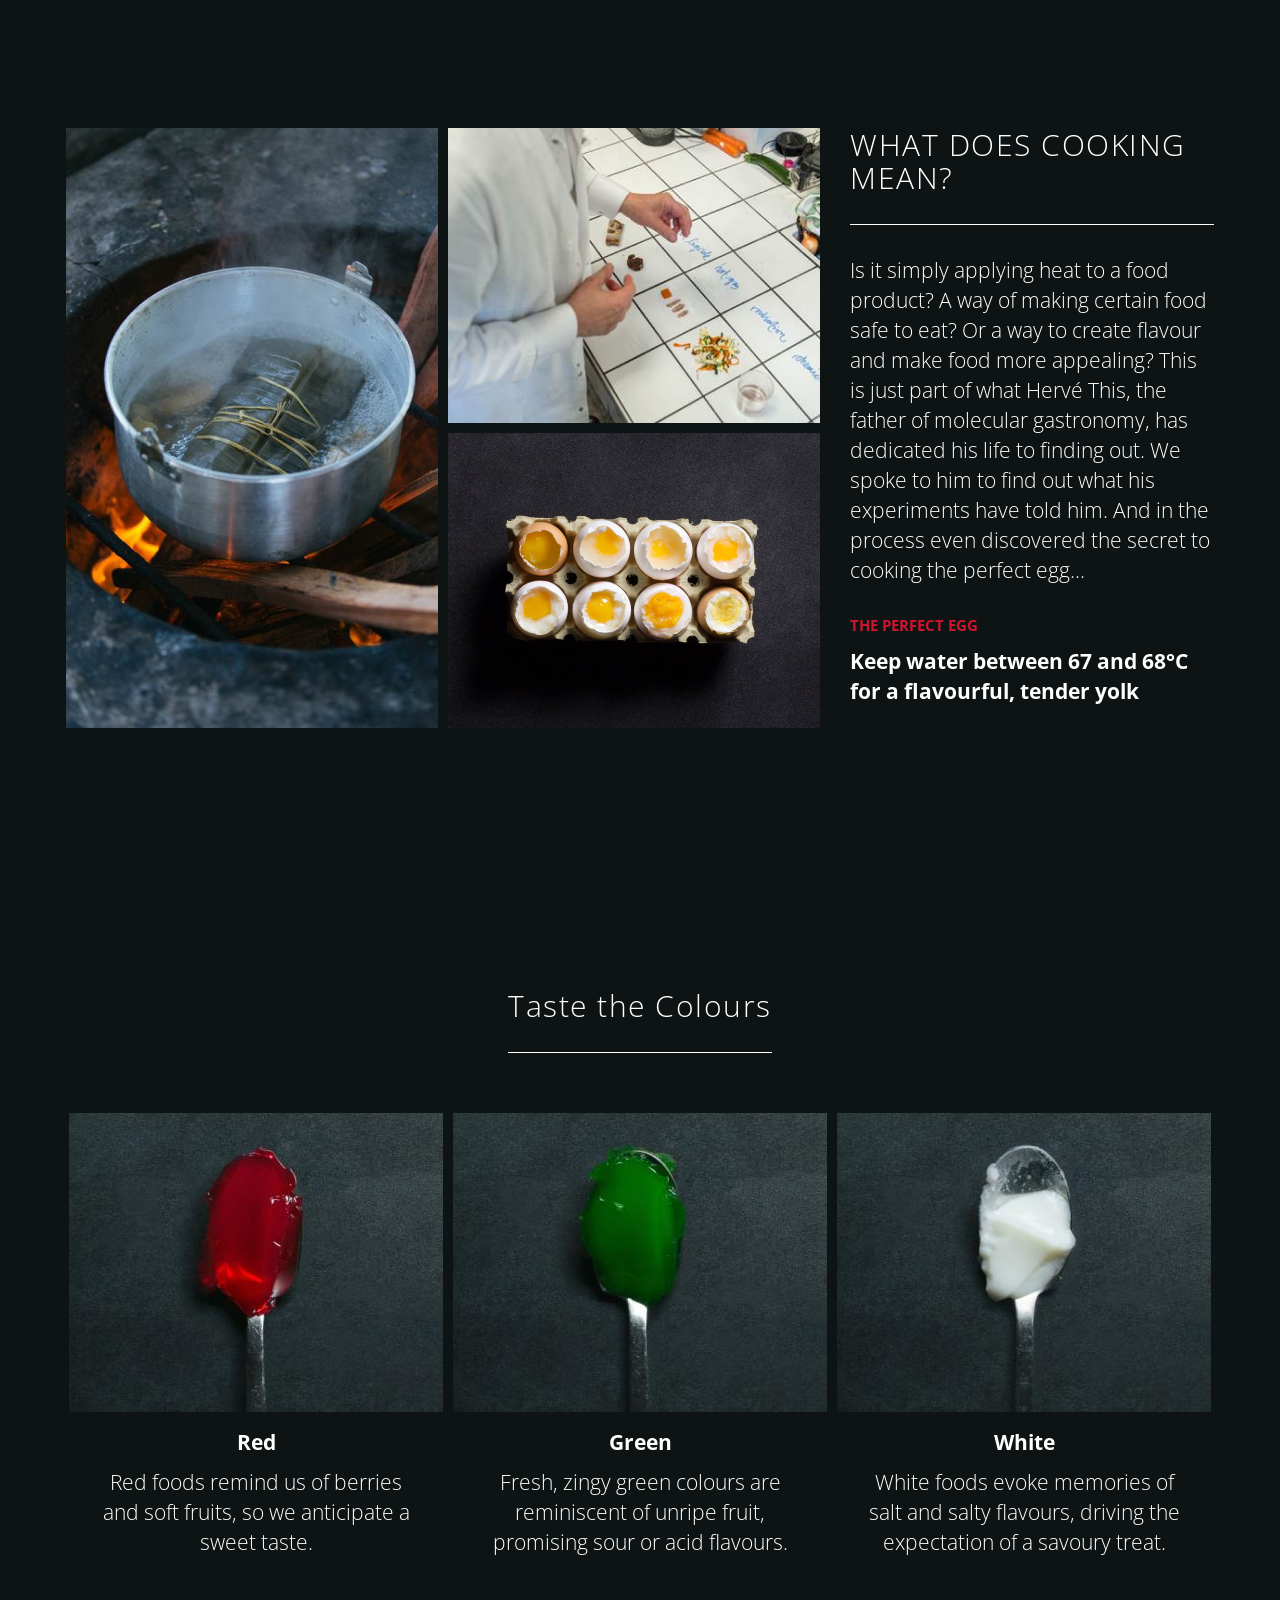
<file: tasteology/index.html>
<!DOCTYPE html>
<html lang="en">

<head>
    <meta charset="UTF-8">
    <meta name="viewport" content="width=device-width, initial-scale=1.0">
    <meta http-equiv="X-UA-Compatible" content="ie=edge">
    <title>Tasteology</title>
    <link rel="preconnect" href="https://fonts.googleapis.com">
    <link rel="preconnect" href="https://fonts.gstatic.com" crossorigin>
    <link href="https://fonts.googleapis.com/css2?family=Open+Sans:ital,wdth,wght@0,75..100,300..800;1,75..100,300..800&display=swap" rel="stylesheet">
    <link rel="stylesheet" href="css/styles.css">
</head>

<body>
    <div class="container">
        <div class="content-wrapper page1">
            <div class="image-section">
                <div class="image-large">
                    <img src="assets/img/Left.jpg" srcset="assets/img/Left.jpg 1x, assets/img/Left@2x.jpg 2x, assets/img/Left@3x.jpg 3x" alt="A pot over a fire cooking a dish containing a leaf wrap">
                </div>
                <div class="image-stack">
                    <img src="assets/img/RightTop.jpg" srcset="assets/img/RightTop.jpg 1x, assets/img/RightTop@2x.jpg 2x, assets/img/RightTop@3x.jpg 3x" alt="A chef standing in front of ingredients on a table with a grid pattern">
                    <img src="assets/img/RightBottom.jpg" srcset="assets/img/RightBottom.jpg 1x, assets/img/RightBottom@2x.jpg 2x, assets/img/RightBottom@3x.jpg 3x" alt="A carton of 8 eggs with the tops removed, each egg cooked to varying degrees, creating a gradient of doneness.">
                </div>
            </div>
            <div class="text-section">
                <div class="headline">
                    <h1>WHAT DOES COOKING MEAN?</h1>
                </div>
                <p>
                    Is it simply applying heat to a food product? A way of making certain food safe to eat? Or a way to create flavour and make food more appealing? This is just part of what Hervé This, the father of molecular gastronomy, has dedicated his life to finding out.
                    We spoke to him to find out what his experiments have told him. And in the process even discovered the secret to cooking the perfect egg...
                </p>
                <div class="callout">
                    <div class="caption-title">THE PERFECT EGG</div>
                    <div>Keep water between 67 and 68°C for a flavourful, tender yolk</div>
                </div>
            </div>
        </div>
    </div>
    <div class="container">
        <div class="content-wrapper page2">
            <div class="headline">
                <h1>Taste the Colours</h1>
            </div>
            <div class="row">
                <div class="colour-item">
                    <img src="assets/img/TightTop.jpg" srcset="assets/img/TightTop.jpg 1x, assets/img/TightTop@2x.jpg 2x, assets/img/TightTop@3x.jpg 3x" alt="A spoon holding a red jelly-like substance">
                    <h3>Red</h3>
                    <p>Red foods remind us of berries and soft fruits, so we anticipate a sweet taste.</p>
                </div>
                <div class="colour-item">
                    <img src="assets/img/TightTop-1.jpg" srcset="assets/img/TightTop-1.jpg 1x, assets/img/TightTop-1@2x.jpg 2x, assets/img/TightTop-1@3x.jpg 3x" alt="A spoon holding a green jelly-like substance">
                    <h3>Green</h3>
                    <p>Fresh, zingy green colours are reminiscent of unripe fruit, promising sour or acid flavours.</p>
                </div>
                <div class="colour-item">
                    <img src="assets/img/TightTop-2.jpg" srcset="assets/img/TightTop-2.jpg 1x, assets/img/TightTop-2@2x.jpg 2x, assets/img/TightTop-2@3x.jpg 3x" alt="A spoon holding a white jelly-like substance">
                    <h3>White</h3>
                    <p>White foods evoke memories of salt and salty flavours, driving the expectation of a savoury treat.</p>
                </div>
            </div>
        </div>
    </div>
    <div id="imageModal" class="modal">
        <span class="close">&times;</span>
        <img class="modal-content" id="modalImage">
        <div id="caption"></div>
    </div>

    <script src="js/script.js"></script>
</body>

</html>
</file>
<file: tasteology/css/styles.css>
body {
  font-family: 'Open Sans', sans-serif;
  margin: 0;
  padding: 0;
  background-color: #0E1414;
  color: #fff;
}
.container {
  display: flex;
  justify-content: center;
  padding: 10% 5%;
}
.content-wrapper {
  display: flex;
  align-items: flex-start;
  gap: 30px;
  justify-content: center;
}
@media (max-width: 900px) {
  .content-wrapper {
    flex-direction: column;
    align-items: center;
    gap: 20px;
  }
}
.image-section {
  display: flex;
  width: 100%;
  max-width: 800px;
  gap: 10px;
}
.image-section img {
  width: 100%;
  height: auto;
  cursor: pointer;
  transition: opacity 0.2s;
}
.image-section .image-large {
  flex: 1 1 50%;
}
.image-section .image-stack {
  flex: 1 1 50%;
  display: flex;
  flex-direction: column;
  gap: inherit;
}
.image-section img:hover {
  opacity: 0.8;
}
.text-section {
  max-width: 364px;
}
.text-section p {
  font-size: 21px;
  font-weight: 300;
  line-height: 30px;
  margin: 0 0 30px 0;
}
.text-section .callout {
  font-size: 21px;
  font-weight: 700;
  line-height: 30px;
}
.text-section .caption-title {
  color: #CF1430;
  font-size: 15px;
  font-weight: 700;
  margin-bottom: 10px;
  line-height: 21px;
}
.headline {
  margin-bottom: 30px;
  padding-bottom: 30px;
  border-bottom: 1px solid #fff;
}
.headline h1 {
  font-size: 30px;
  font-weight: 300;
  line-height: 33px;
  letter-spacing: 0.05em;
  margin: 0;
}
.page2 {
  text-align: center;
  flex-wrap: wrap;
}
.page2 .colour-item {
  max-width: 100%;
}
.page2 .row {
  width: 100%;
  display: flex;
  justify-content: center;
  gap: 10px;
}
@media (max-width: 1080px) {
  .page2 .row {
    flex-direction: column;
    align-items: center;
    gap: 20px;
  }
}
.page2 img {
  max-width: 100%;
  cursor: pointer;
  transition: opacity 0.2s;
}
.page2 h3 {
  font-size: 21px;
  font-weight: 700;
  line-height: 30px;
  margin: 10px;
}
.page2 p {
  font-size: 21px;
  font-weight: 300;
  line-height: 30px;
  max-width: 315px;
  display: inline-block;
  margin: 0;
}
@media (max-width: 1080px) {
  .page2 p {
    max-width: 100%;
  }
}
.page2 img:hover {
  opacity: 0.8;
}
.modal {
  display: none;
  position: fixed;
  z-index: 1000;
  left: 0;
  top: 0;
  width: 100%;
  height: 100%;
  overflow: auto;
  background-color: rgba(0, 0, 0, 0.9);
  flex-direction: column;
  justify-content: center;
  align-items: center;
  padding: 20px;
  box-sizing: border-box;
}
.modal .modal-content {
  max-width: 90%;
  max-height: 80%;
  object-fit: contain;
  margin-bottom: 15px;
}
.modal .close {
  position: absolute;
  top: 15px;
  right: 35px;
  color: #fff;
  font-size: 40px;
  font-weight: bold;
  cursor: pointer;
  transition: 0.3s;
}
.modal .close:hover,
.modal .close:focus {
  color: #bbb;
  text-decoration: none;
}
.modal #caption {
  color: #ccc;
  text-align: center;
  max-width: 80%;
  padding: 10px 0;
}
</file>
